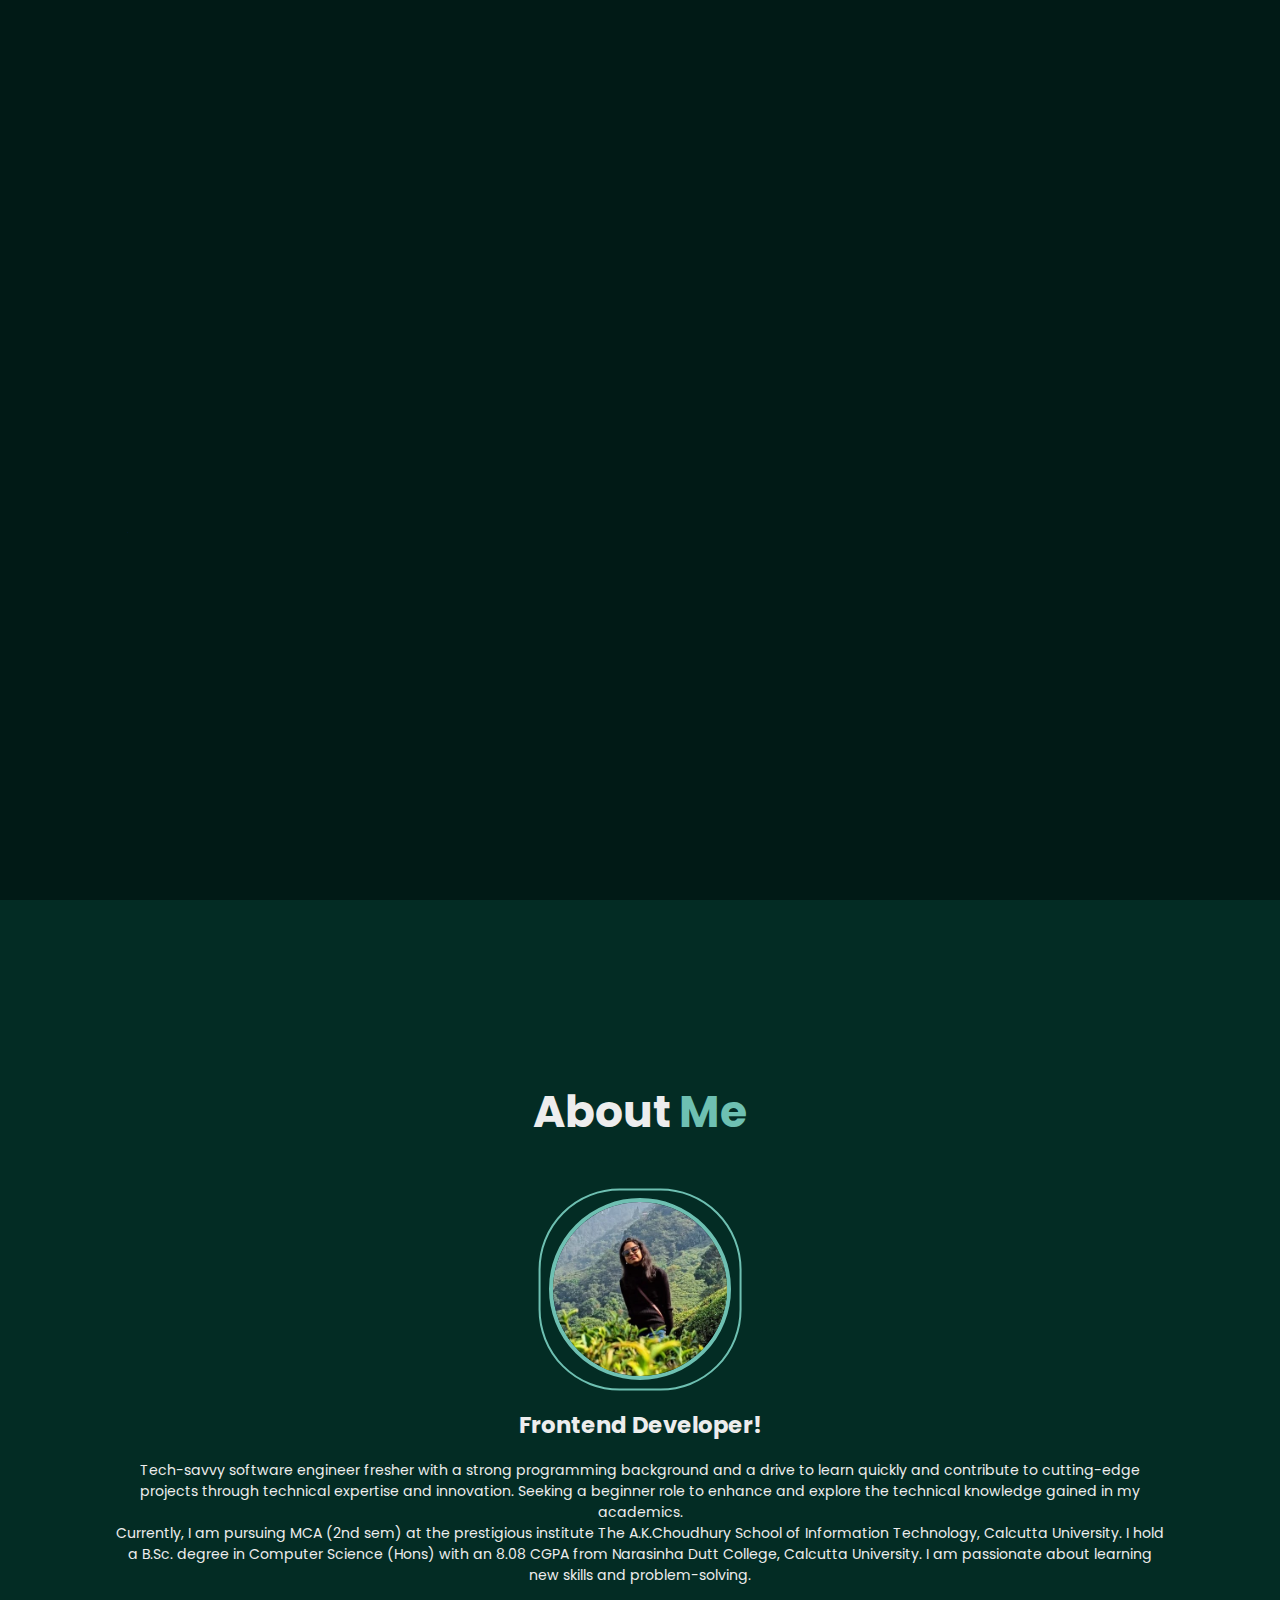
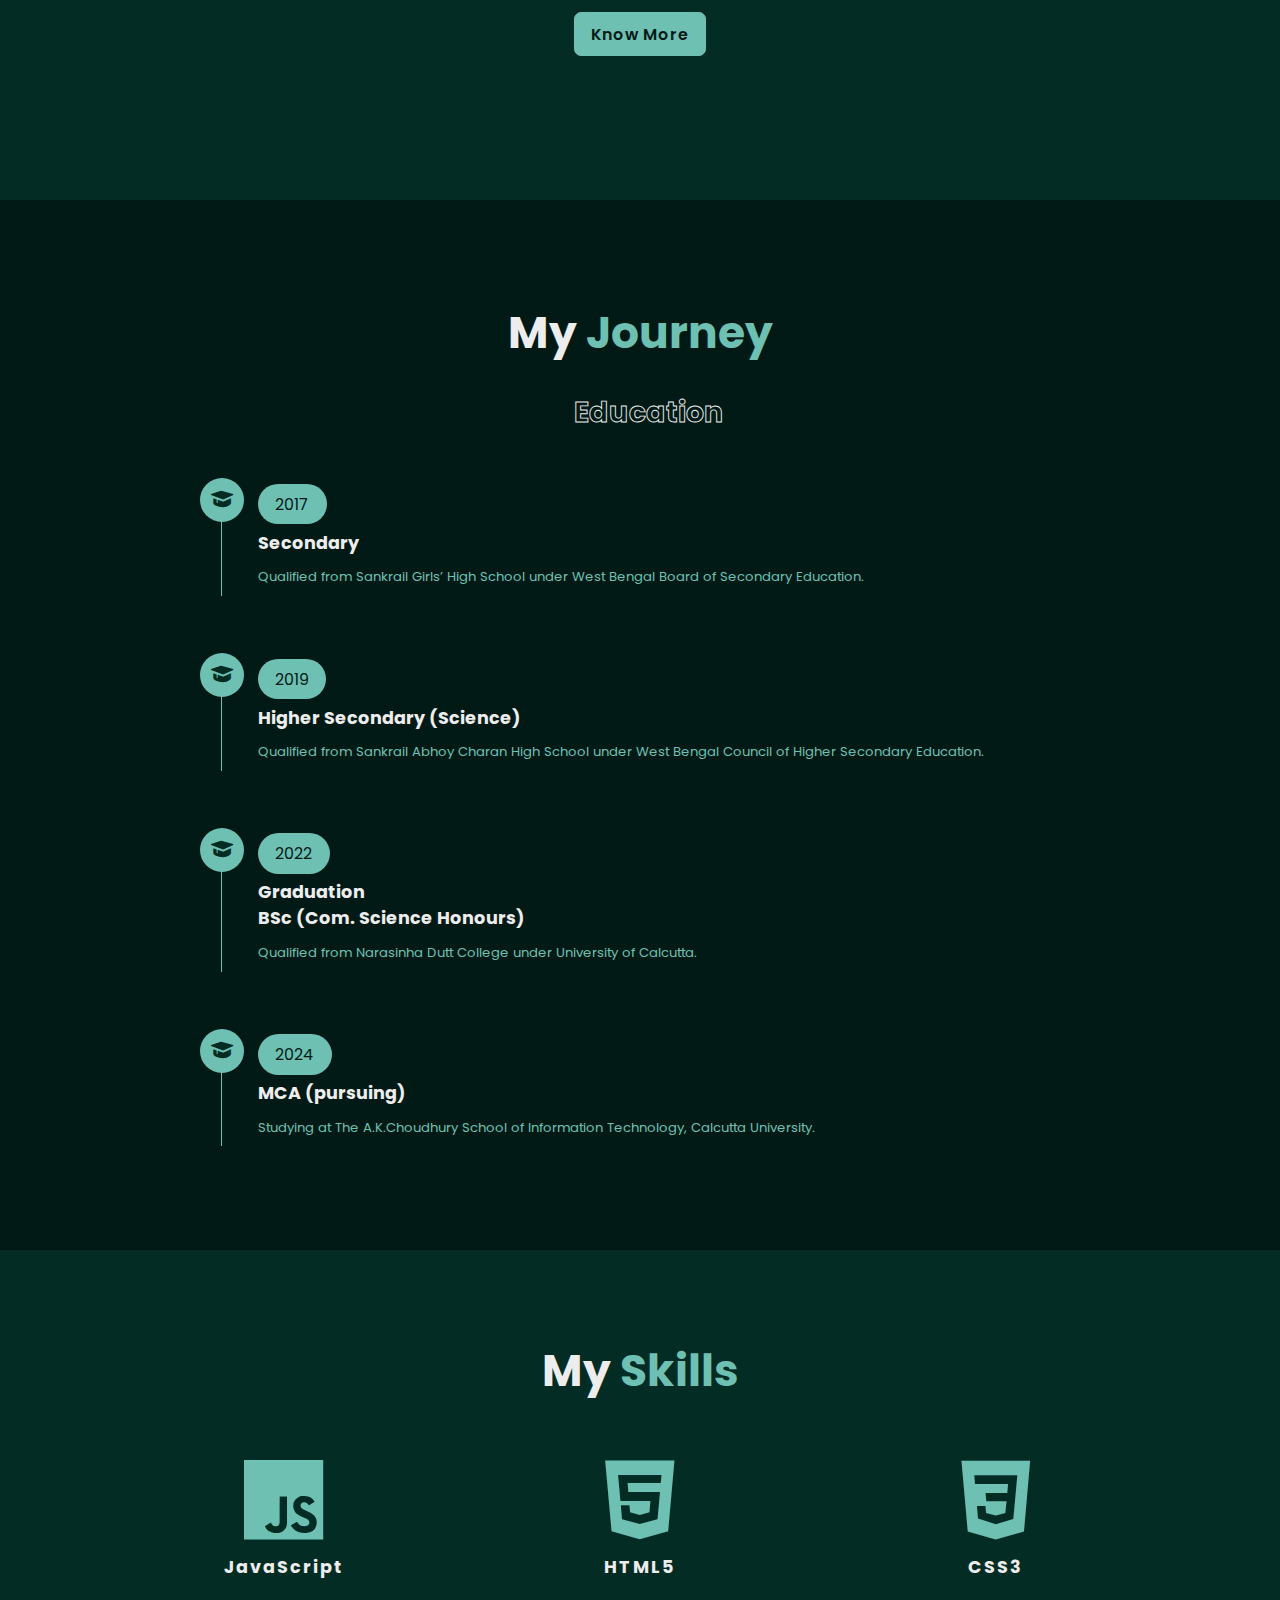
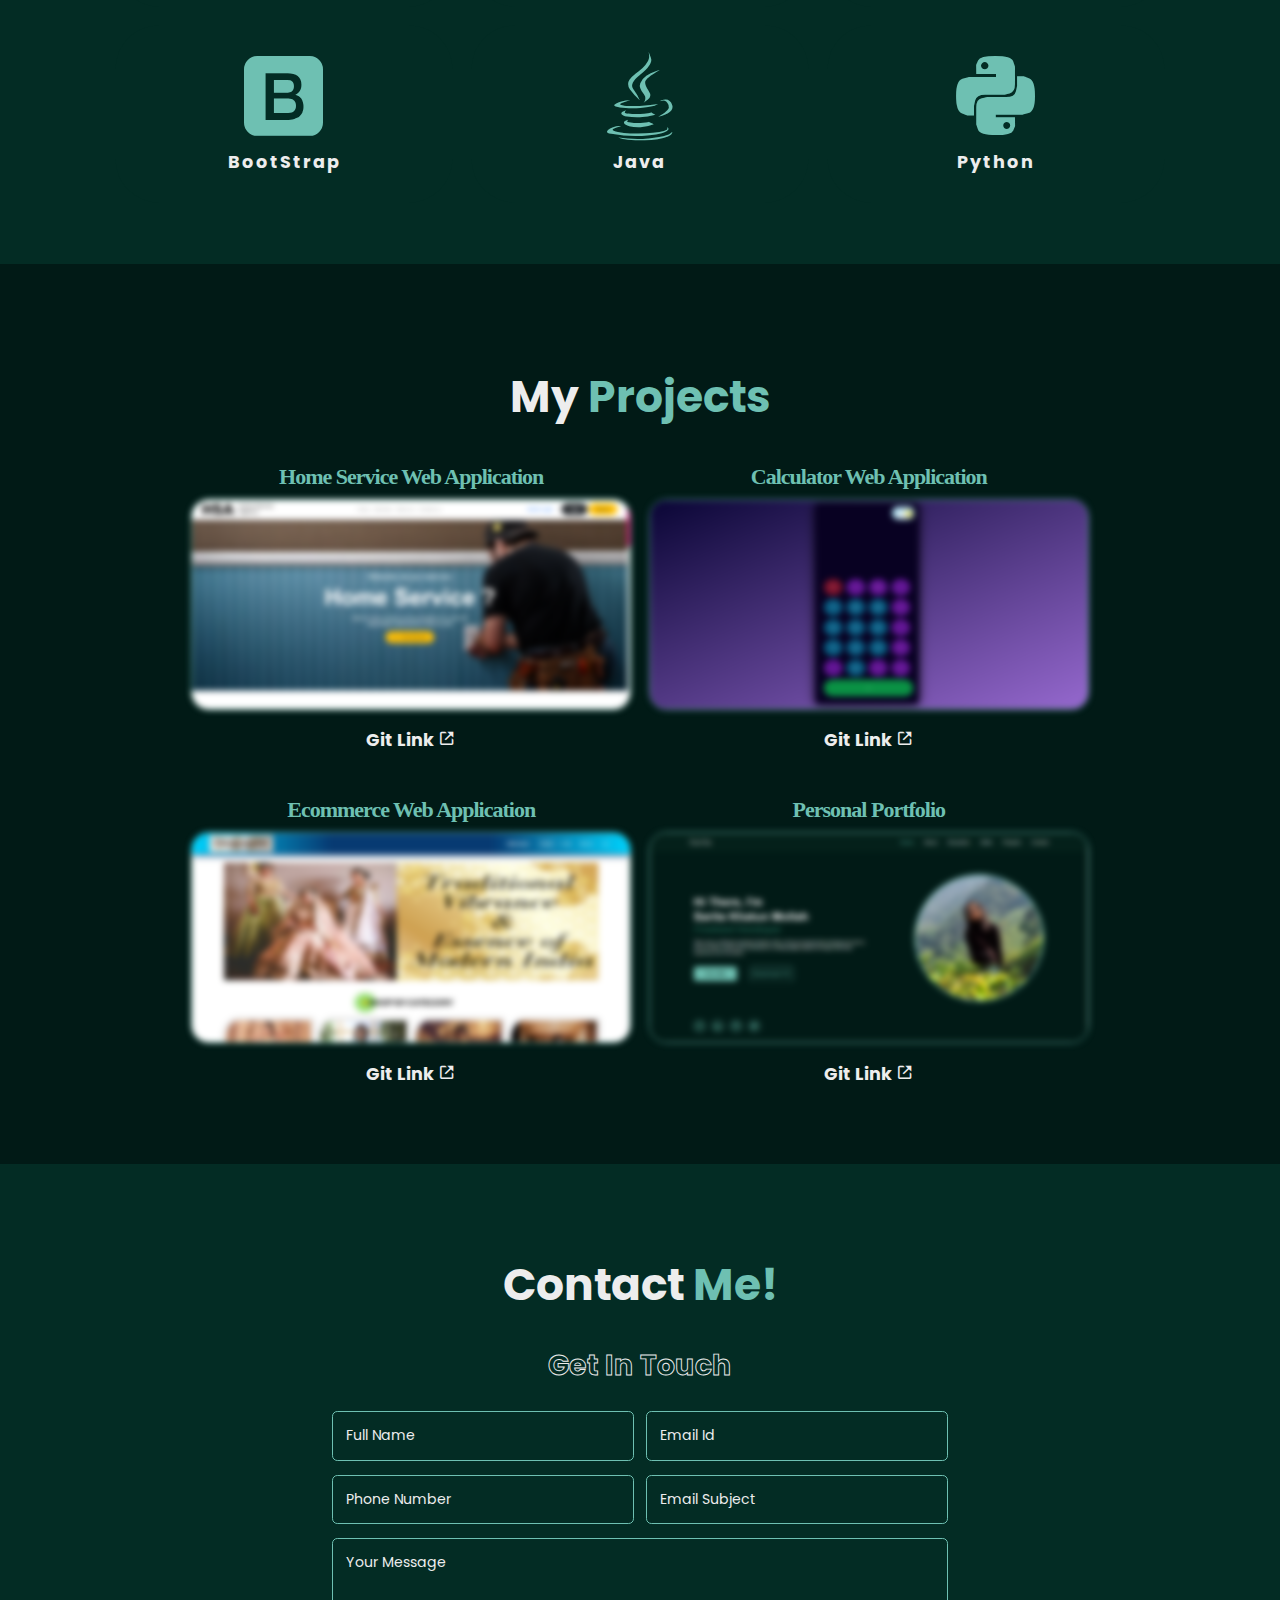
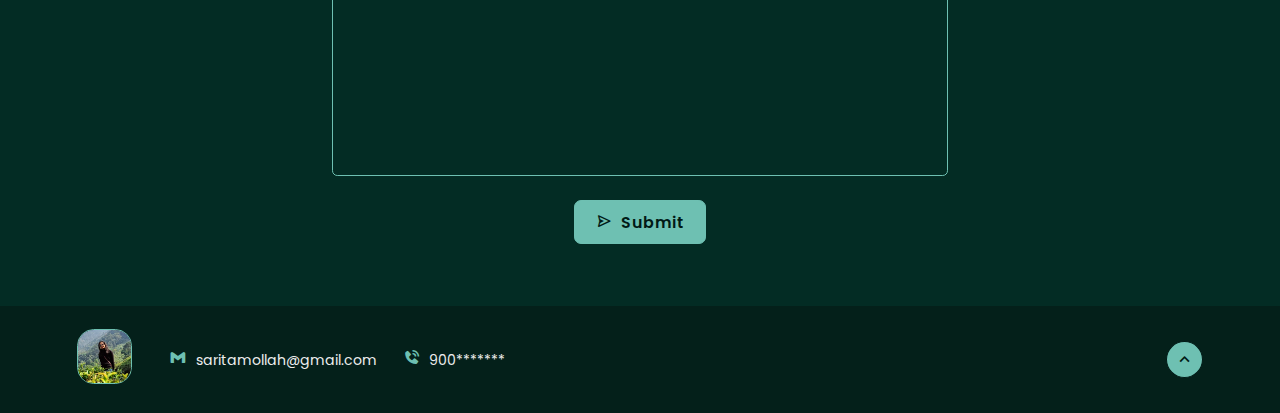
<file: index.html>
<!DOCTYPE html>
<html lang="en">
  <head>
    <meta charset="UTF-8" />
    <meta http-equiv="X-UA-Compatible" content="IE=edge" />
    <meta name="viewport" content="width=device-width, initial-scale=1.0" />

    <title>Portfolio</title>

    <link rel="stylesheet" href="portfolio.css" />

    <link rel="icon" href="portfolioLogo.jpg" type="image/icon" />
    <!--  box icons -->

    <link
      href="https://unpkg.com/boxicons@2.1.4/css/boxicons.min.css"
      rel="stylesheet"
    />
  </head>

  <body>
    <!-------------------------------------------------------------------------------------------------------------
    
    -------------------------------------------------------------------------------------------------------------->

    <!--  Header Design  -->
    <header class="header">
      <a href="#" class="logo"
        >Sarita <span class="animate" style="--i: 1"></span>
      </a>

      <div class="bx bx-menu" id="menu-icon">
        <span class="animate" style="--i: 2"></span>
      </div>

      <nav class="navbar">
        <a href="#home" class="active" id="">Home</a>
        <a href="#about" id="">About</a>
        <a href="#education" id="">Education</a>
        <a href="#skills" id="">Skills</a>
        <a href="#projects" id="">Projects</a>
        <a href="#contact" id="">Contact</a>

        <span class="active-nav"> </span>
        <span class="animate" style="--i: 2"></span>
      </nav>
    </header>

    <!--  Home Section Design   -->
    <section class="home show-animate" id="home">
      <div class="home-content">
        <h1>
          Hi There, I'm <br />
          <span>Sarita Khatun Mollah</span>
          <span class="animate" style="--i: 2"></span>
        </h1>
        <div class="text-animate">
          <h3>Frontend Developer</h3>
          <span class="animate" style="--i: 3"></span>
        </div>
        <p>
          Tech-savvy software engineer fresher with a strong programming
          background and a drive to learn quickly and contribute to cutting-edge
          projects through technical expertise and innovation.
          <span class="animate" style="--i: 5"></span>
        </p>

        <div class="btn-box">
          <a href="#contact" class="btn"
            ><i class="bx bx-user"></i>Let's Talk
          </a>
          <a
            href="SaritaKhatunMollah__Resume.pdf"
            download="Resume"
            class="btn"
          >
            <i class="bx bx-download"></i>
            Resume
          </a>
          <span class="animate" style="--i: 6"></span>
        </div>
      </div>

      <div class="home-img-profile">
        <img class="home-img" src="portfolioPic.jpeg" />
        <div class="home-imgHover"></div>
        <span class="animate h-img" style="--i: 4"></span>
      </div>

      <div class="home-sci">
        <a href="https://www.instagram.com/s.k.mollah/" id=""
          ><i class="bx bxl-instagram"></i
        ></a>
        <a href="https://www.linkedin.com/in/sarita-mollah-16-01/" id=""
          ><i class="bx bxl-linkedin"></i
        ></a>
        <a href="https://github.com/Sarita-16" id=""
          ><i class="bx bxl-github"></i
        ></a>
        <a href="https://twitter.com/MollahSarita" id=""
          ><i class="bx bxl-twitter"></i
        ></a>
        <span class="animate" style="--i: 7"></span>
      </div>
    </section>

    <!--  About Section Design   -->
    <section class="about" id="about">
      <h2 class="heading">About <span>Me</span></h2>

      <div class="about-img">
        <img src="portfolioPic.jpeg" alt="" />
        <span class="circle-spin"></span>
      </div>

      <div class="about-content">
        <h3>Frontend Developer!</h3>
        <p>
          Tech-savvy software engineer fresher with a strong programming
          background and a drive to learn quickly and contribute to cutting-edge
          projects through technical expertise and innovation. Seeking a
          beginner role to enhance and explore the technical knowledge gained in
          my academics. <br />Currently, I am pursuing MCA (2nd sem) at the
          prestigious institute The A.K.Choudhury School of Information
          Technology, Calcutta University. I hold a B.Sc. degree in Computer
          Science (Hons) with an 8.08 CGPA from Narasinha Dutt College, Calcutta
          University. I am passionate about learning new skills and
          problem-solving.
        </p>

        <div class="btn-box btns">
          <a href="#about" class="btn">Know More</a>
        </div>
      </div>
    </section>

    <!--  Education Section Design   -->
    <section class="education" id="education">
      <h2 class="heading">My <span>Journey</span></h2>

      <h3 class="title">Education</h3>

      <div class="edu-box-container">
        <div class="box">
          <i class="bx bxs-graduation"></i>
          <span>2017</span>
          <h3>Secondary</h3>
          <p>
            Qualified from Sankrail Girls’ High School under West Bengal Board
            of Secondary Education.
          </p>
        </div>

        <div class="box">
          <i class="bx bxs-graduation"></i>
          <span>2019</span>
          <h3>Higher Secondary (Science)</h3>
          <p>
            Qualified from Sankrail Abhoy Charan High School under West Bengal
            Council of Higher Secondary Education.
          </p>
        </div>

        <div class="box">
          <i class="bx bxs-graduation"></i>
          <span>2022</span>
          <h3>Graduation<br />BSc (Com. Science Honours)</h3>
          <p>
            Qualified from Narasinha Dutt College under University of Calcutta.
          </p>
        </div>

        <div class="box">
          <i class="bx bxs-graduation"></i>
          <span>2024</span>
          <h3>MCA (pursuing)</h3>
          <p>
            Studying at The A.K.Choudhury School of Information Technology,
            Calcutta University.
          </p>
        </div>
      </div>
    </section>

    <!--  Skills Section Design   -->
    <section class="skills" id="skills">
      <h2 class="heading">My <span>Skills</span></h2>

      <div class="skills-container">
        <div class="skills-box">
          <i class="bx bxl-javascript"></i>
          <h3>JavaScript</h3>
        </div>

        <div class="skills-box">
          <i class="bx bxl-html5"></i>
          <h3>HTML5</h3>
        </div>

        <div class="skills-box">
          <i class="bx bxl-css3"></i>
          <h3>CSS3</h3>
        </div>

        <div class="skills-box">
          <i class="bx bxl-bootstrap"></i>
          <h3>BootStrap</h3>
        </div>

        <div class="skills-box">
          <i class="bx bxl-java"></i>
          <h3>Java</h3>
        </div>

        <div class="skills-box">
          <i class="bx bxl-python"></i>
          <h3>Python</h3>
        </div>
      </div>
    </section>

    <!--  Projects Section Design -->
    <section class="projects" id="projects">
      <h2 class="heading">My <span>Projects</span></h2>

      <div class="container-projects">
        <div class="box-project">
          <h2>Home Service Web Application</h2>
          <div class="project-img">
            <figure><img src="project_1.png" /></figure>
          </div>
          <a href="https://github.com/akshayxemo/HomeServiceAgency"
            ><h3>Git Link <i class="bx bx-link-external"></i></h3
          ></a>
        </div>

        <div class="box-project">
          <h2>Calculator Web Application</h2>
          <div class="project-img">
            <figure><img src="project_2.png" /></figure>
          </div>
          <a href="https://github.com/Sarita-16/Calculator-WebApp"
            ><h3>Git Link <i class="bx bx-link-external"></i></h3
          ></a>
        </div>

        <div class="box-project">
          <h2>Ecommerce Web Application</h2>
          <div class="project-img">
            <figure><img src="project_3.png" /></figure>
          </div>
          <a href="https://github.com/Sarita-16/Ecommerce-_Web-_Application"
            ><h3>Git Link <i class="bx bx-link-external"></i></h3
          ></a>
        </div>

        <div class="box-project">
          <h2>Personal Portfolio</h2>
          <div class="project-img">
            <figure><img src="project_4.png" /></figure>
          </div>
          <a href="https://github.com/Sarita-16/CodeClause_Portfolio_Website"
            ><h3>Git Link <i class="bx bx-link-external"></i></h3
          ></a>
        </div>
      </div>
    </section>

    <!--  Contact Section Design -->
    <section class="contact" id="contact">
      <h2 class="heading">Contact <span>Me!</span></h2>
      <h3 class="title">Get In Touch</h3>

      <form action="#" id="">
        <div class="input-box">
          <div class="input-field">
            <input type="text" placeholder="Full Name" required />
          </div>
          <div class="input-field">
            <input type="text" placeholder="Email Id" required />
          </div>
        </div>

        <div class="input-box">
          <div class="input-field">
            <input type="number" placeholder="Phone Number" required />
          </div>
          <div class="input-field">
            <input type="text" placeholder="Email Subject" required />
          </div>
        </div>

        <div class="textarea-field">
          <textarea
            name=""
            id=""
            cols="30"
            rows="10"
            placeholder="Your Message"
            required
          ></textarea>
        </div>

        <div class="btn-box btns">
          <a href="#">
            <button type="submit" class="btn" onclick="openPopup()">
              <i class="bx bx-send"></i>
              Submit
            </button>
          </a>
        </div>

        <!------------------------------------------------------------------------------------------------------------------------------------
        <div class="popup" id="popup">
          <i class="bx bxs-message-square-check"></i>
          <h2>Thank You!</h2>
          <p>Your details has been sucessfully submitted.</p>
          <button type="button" onclick="closePopup()">OK</button>
        </div>
        ---------------------------------------------------------------------------------------------------------------->
      </form>
    </section>

    <!--  Footer Design -->
    <footer class="footer">
      <div class="footer-text">
        <a href="#" class="">
          <i class="bx bxl-gmail"></i> saritamollah@gmail.com
          <i class="bx bxs-phone-call"></i> 900*******
        </a>
      </div>

      <div class="footer-img">
        <img src="portfolioPic.jpeg" alt="" />
      </div>

      <div class="footer-iconTop">
        <a href="#"><i class="bx bx-chevron-up"></i></a>
      </div>
    </footer>

    <!-------------------------------------------------------------------------------------------------------------
    Js Part
    -------------------------------------------------------------------------------------------------------------->
    <script src="portfolio.js"></script>
  </body>
</html>
</file>
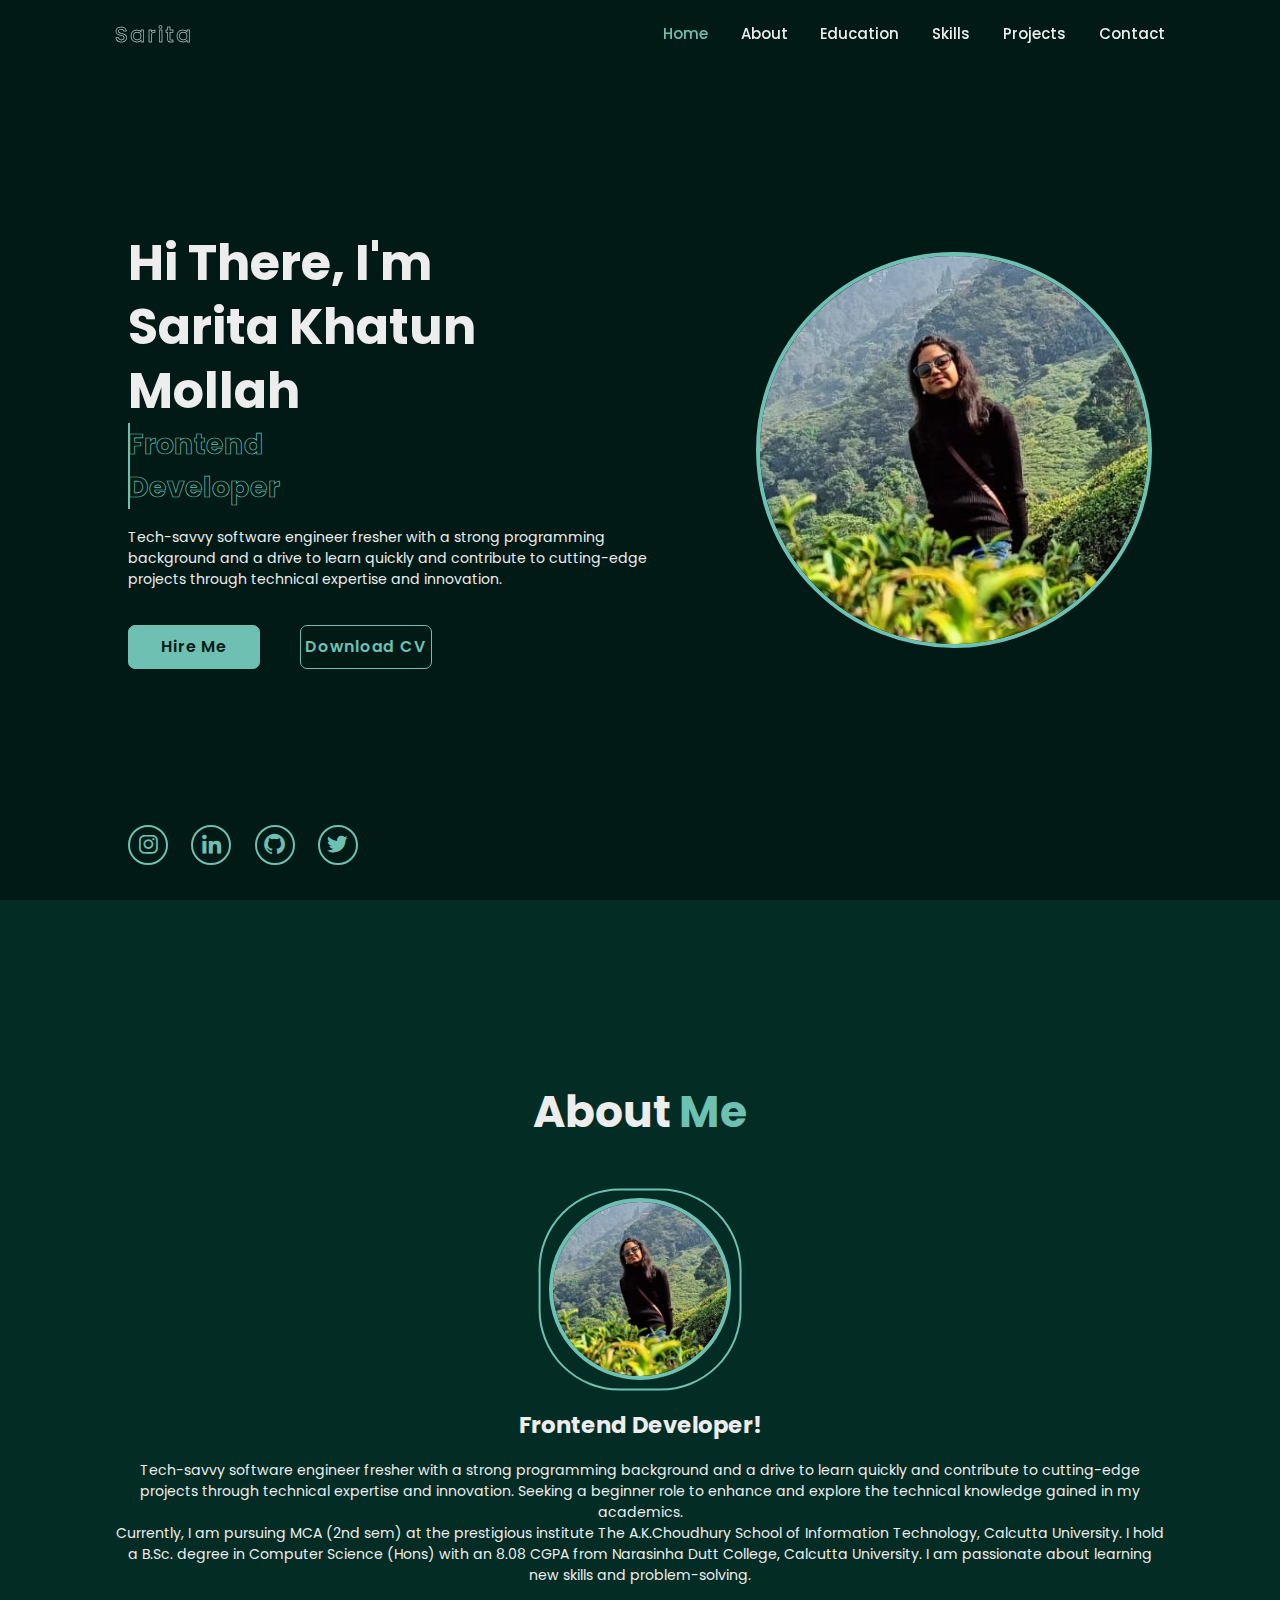
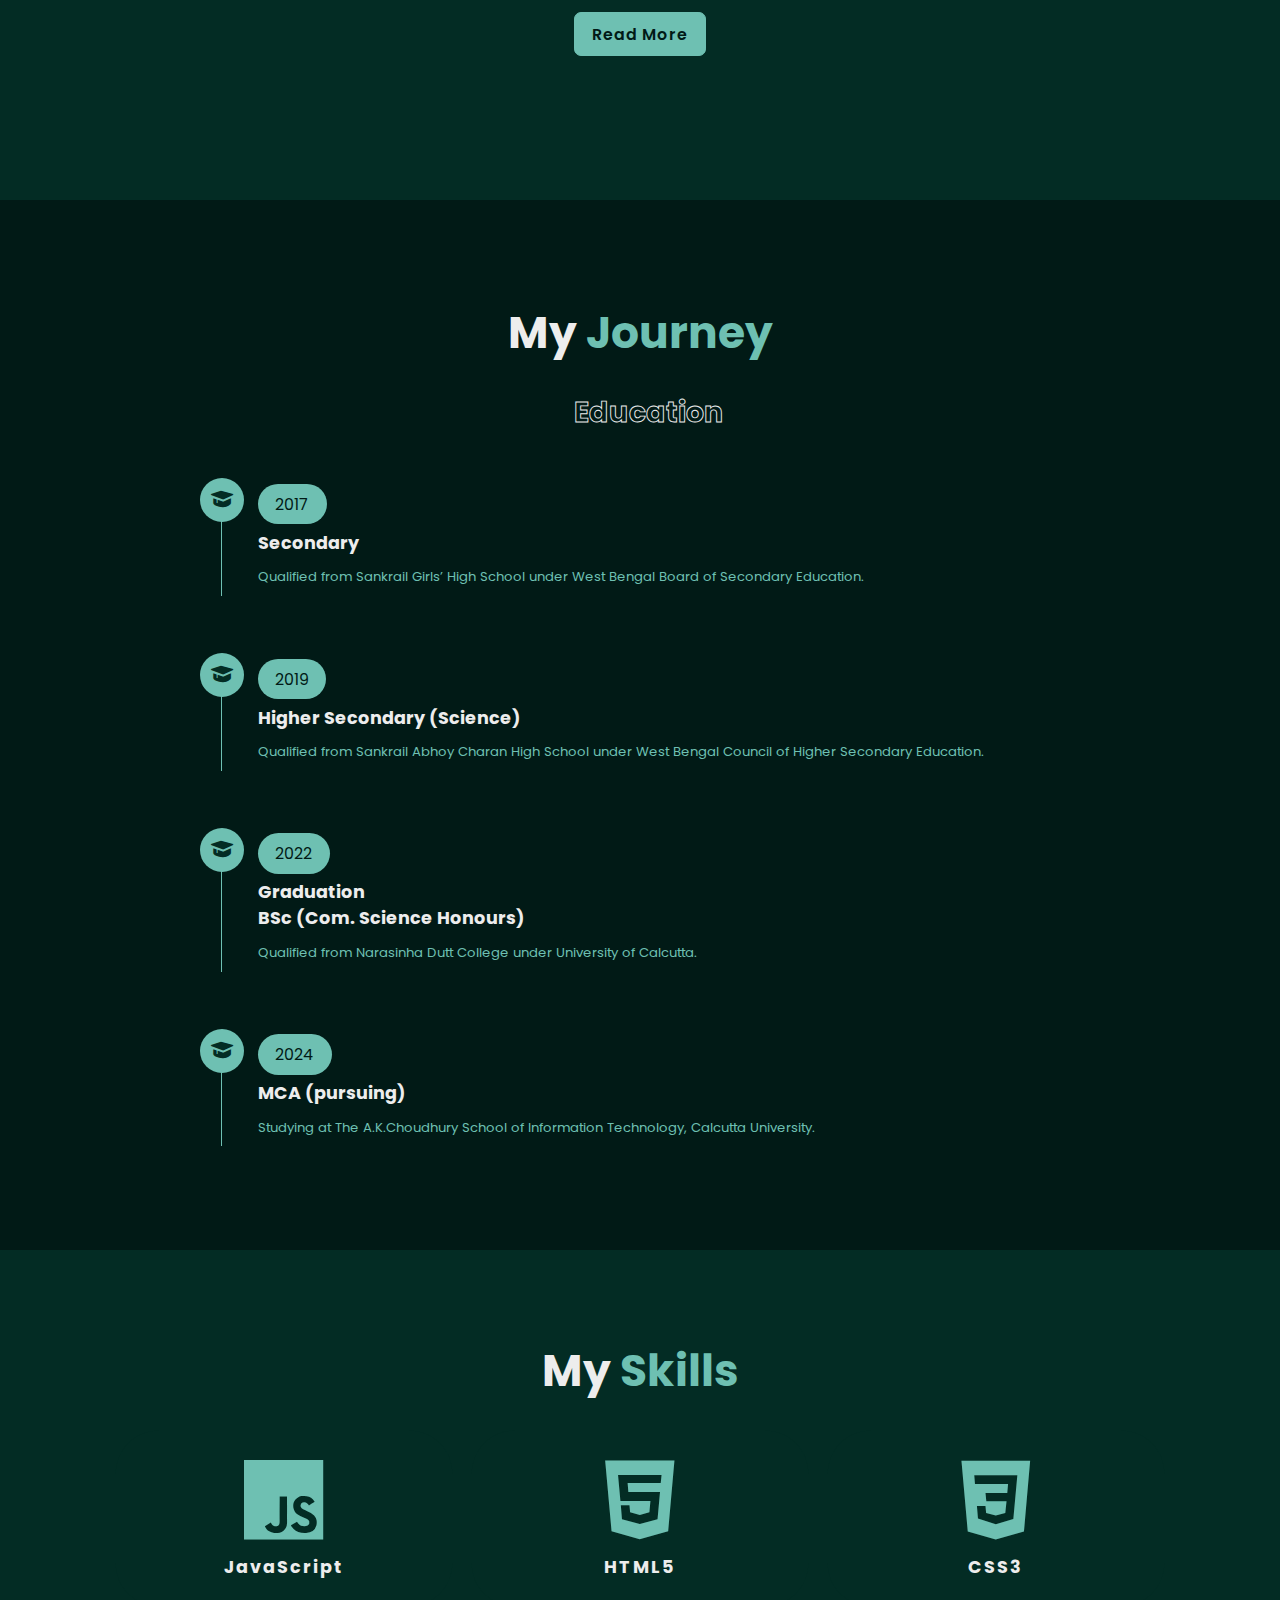
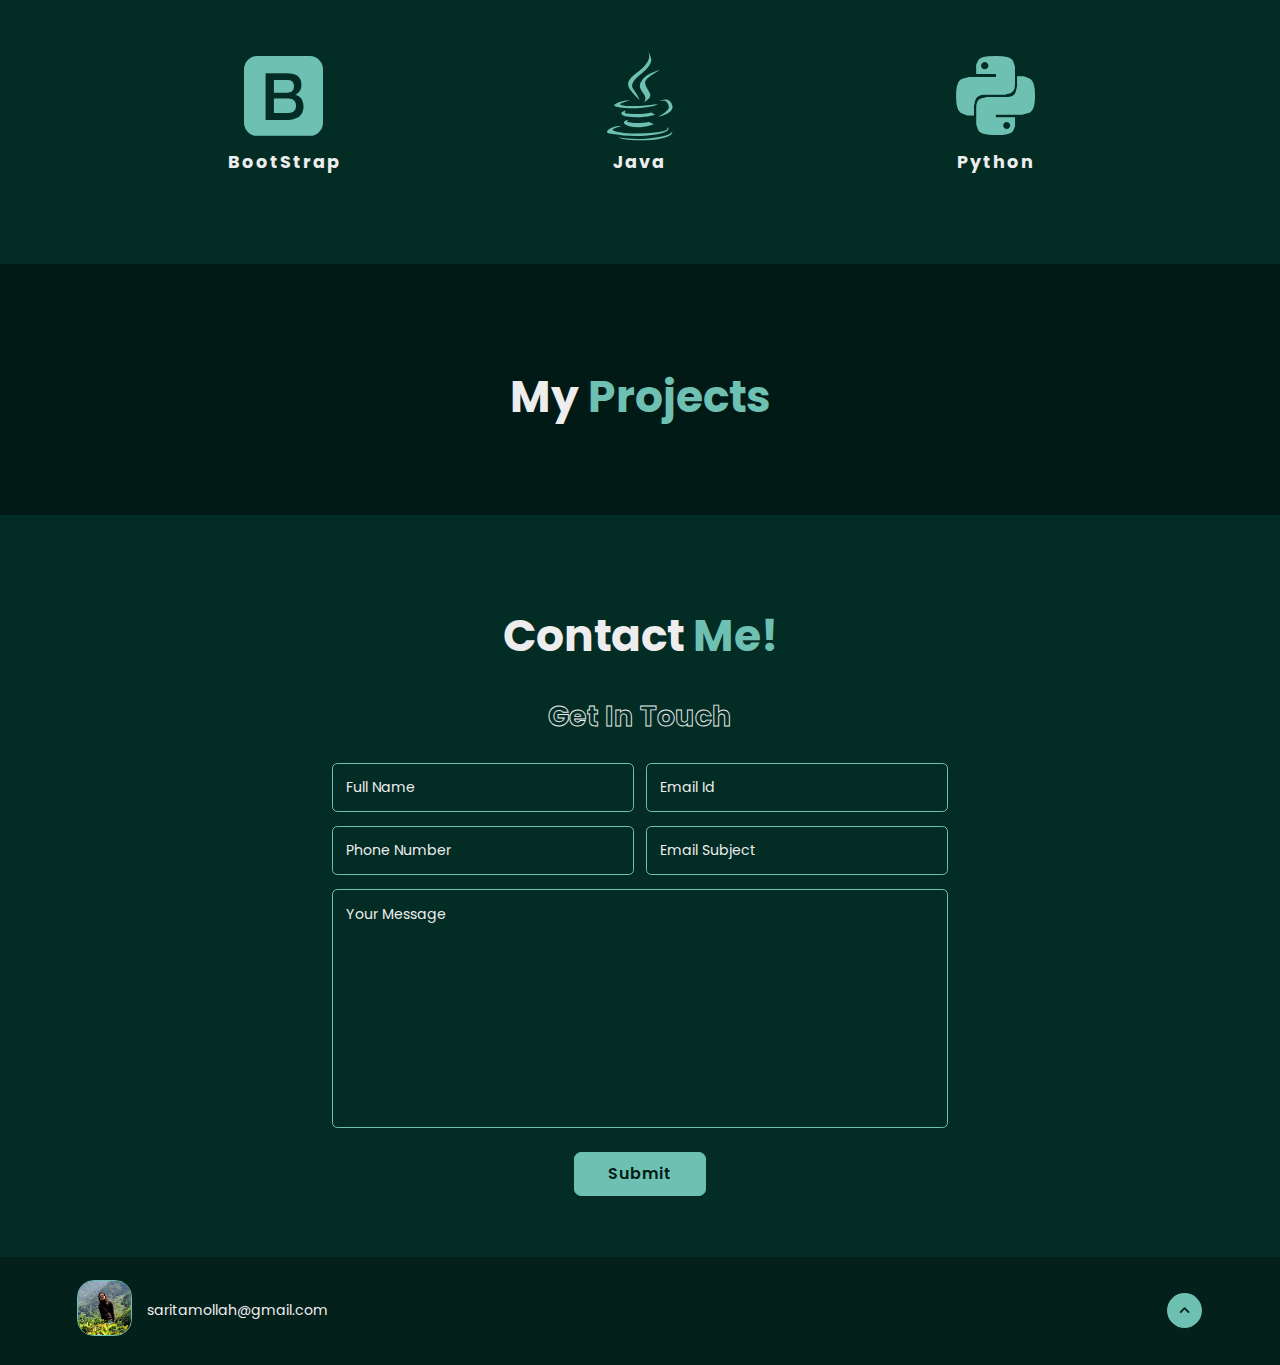
<file: portfolio.html>
<!DOCTYPE html>
<html lang="en">
  <head>
    <meta charset="UTF-8" />
    <meta http-equiv="X-UA-Compatible" content="IE=edge" />
    <meta name="viewport" content="width=device-width, initial-scale=1.0" />

    <title>Portfolio</title>

    <link rel="stylesheet" href="portfolio.css" />

    <!--  box icons -->
    <link
      href="https://unpkg.com/boxicons@2.1.4/css/boxicons.min.css"
      rel="stylesheet"
    />
  </head>

  <body>
    <!--  Header Design  -->
    <header class="header">
      <a href="#" class="logo">Sarita</a>

      <div class="bx bx-menu" id="menu-icon"></div>

      <nav class="navbar">
        <a href="#home" class="active" id="">Home</a>
        <a href="#about" id="">About</a>
        <a href="#education" id="">Education</a>
        <a href="#skills" id="">Skills</a>
        <a href="#projects" id="">Projects</a>
        <a href="#contact" id="">Contact</a>
      </nav>
    </header>

    <!--  Home Section Design   -->
    <section class="home" id="home">
      <div class="home-content">
        <h1>
          Hi There, I'm <br />
          <span>Sarita Khatun Mollah</span>
        </h1>
        <div class="text-animate">
          <h3>Frontend Developer</h3>
        </div>
        <p>
          Tech-savvy software engineer fresher with a strong programming
          background and a drive to learn quickly and contribute to cutting-edge
          projects through technical expertise and innovation.
        </p>

        <div class="btn-box">
          <a href="#" class="btn">Hire Me</a>
          <a href="#" class="btn">Download CV</a>
        </div>
      </div>

      <div class="home-img-profile">
        <img class="home-img" src="\portfolioPic.jpeg" />
        <div class="home-imgHover"></div>
      </div>

      <div class="home-sci">
        <a href="#" id=""><i class="bx bxl-instagram"></i></a>
        <a href="#" id=""><i class="bx bxl-linkedin"></i></a>
        <a href="#" id=""><i class="bx bxl-github"></i></a>
        <a href="" id=""><i class="bx bxl-twitter"></i></a>
      </div>
    </section>

    <!--  About Section Design   -->
    <section class="about" id="about">
      <h2 class="heading">About <span>Me</span></h2>

      <div class="about-img">
        <img src="portfolioPic.jpeg" alt="" />
        <span class="circle-spin"></span>
      </div>

      <div class="about-content">
        <h3>Frontend Developer!</h3>
        <p>
          Tech-savvy software engineer fresher with a strong programming
          background and a drive to learn quickly and contribute to cutting-edge
          projects through technical expertise and innovation. Seeking a
          beginner role to enhance and explore the technical knowledge gained in
          my academics. <br />Currently, I am pursuing MCA (2nd sem) at the
          prestigious institute The A.K.Choudhury School of Information
          Technology, Calcutta University. I hold a B.Sc. degree in Computer
          Science (Hons) with an 8.08 CGPA from Narasinha Dutt College, Calcutta
          University. I am passionate about learning new skills and
          problem-solving.
        </p>

        <div class="btn-box btns">
          <a href="#" class="btn">Read More</a>
        </div>
      </div>
    </section>

    <!--  Education Section Design   -->
    <setion class="education" id="education">
      <h2 class="heading">My <span>Journey</span></h2>
      <h3 class="title">Education</h3>

      <div class="edu-box-container">
        <div class="box">
          <i class="bx bxs-graduation"></i>
          <span>2017</span>
          <h3>Secondary</h3>
          <p>
            Qualified from Sankrail Girls’ High School under West Bengal Board
            of Secondary Education.
          </p>
        </div>

        <div class="box">
          <i class="bx bxs-graduation"></i>
          <span>2019</span>
          <h3>Higher Secondary (Science)</h3>
          <p>
            Qualified from Sankrail Abhoy Charan High School under West Bengal
            Council of Higher Secondary Education.
          </p>
        </div>

        <div class="box">
          <i class="bx bxs-graduation"></i>
          <span>2022</span>
          <h3>Graduation<br />BSc (Com. Science Honours)</h3>
          <p>
            Qualified from Narasinha Dutt College under University of Calcutta.
          </p>
        </div>

        <div class="box">
          <i class="bx bxs-graduation"></i>
          <span>2024</span>
          <h3>MCA (pursuing)</h3>
          <p>
            Studying at The A.K.Choudhury School of Information Technology,
            Calcutta University.
          </p>
        </div>
      </div>
    </setion>

    <!--  Skills Section Design   -->
    <section class="skills" id="skills">
      <h2 class="heading">My <span>Skills</span></h2>

      <div class="skills-container">
        <div class="skills-box">
          <i class="bx bxl-javascript"></i>
          <h3>JavaScript</h3>
        </div>

        <div class="skills-box">
          <i class="bx bxl-html5"></i>
          <h3>HTML5</h3>
        </div>

        <div class="skills-box">
          <i class="bx bxl-css3"></i>
          <h3>CSS3</h3>
        </div>

        <div class="skills-box">
          <i class="bx bxl-bootstrap"></i>
          <h3>BootStrap</h3>
        </div>

        <div class="skills-box">
          <i class="bx bxl-java"></i>
          <h3>Java</h3>
        </div>

        <div class="skills-box">
          <i class="bx bxl-python"></i>
          <h3>Python</h3>
        </div>
      </div>
    </section>

    <!--  Projects Section Design -->
    <section class="projects" id="projects">
      <h2 class="heading">My <span>Projects</span></h2>

      <!--<div class="container-projects">
        <div class="box-project">
          <h3>Home Service Web Application</h3>
          <img src="project_1.png" />
          <h2>View Demo <i class="bx bx-link-external"></i></h2>
        </div>

        <div class="box-project">
          <h3>Calculator Web Application</h3>
          <img src="project_2.png" />
          <h2>View Demo <i class="bx bx-link-external"></i></h2>
        </div>

        <div class="box-project">
          <h3>Ecommerce Web Application</h3>
          <img src="project_3.png" />
          <h2>View Demo <i class="bx bx-link-external"></i></h2>
        </div>

        <div class="box-project">
          <h3>Personal Portfolio</h3>
          <img src="project_4.png" />
          <h2>View Demo <i class="bx bx-link-external"></i></h2>
        </div>
      </div>
      -->
    </section>

    <!--  Contact Section Design -->
    <section class="contact" id="contact">
      <h2 class="heading">Contact <span>Me!</span></h2>
      <h3 class="title">Get In Touch</h3>

      <form action="#" id="">
        <div class="input-box">
          <div class="input-field">
            <input type="text" placeholder="Full Name" required />
            <span class="focus"></span>
          </div>
          <div class="input-field">
            <input type="text" placeholder="Email Id" required />
            <span class="focus"></span>
          </div>
        </div>

        <div class="input-box">
          <div class="input-field">
            <input type="number" placeholder="Phone Number" required />
            <span class="focus"></span>
          </div>
          <div class="input-field">
            <input type="text" placeholder="Email Subject" required />
            <span class="focus"></span>
          </div>
        </div>

        <div class="textarea-field">
          <textarea
            name=""
            id=""
            cols="30"
            rows="10"
            placeholder="Your Message"
            required
          ></textarea>
          <span class="focus"></span>
        </div>

        <div class="btn-box btns">
          <button type="submit" class="btn">Submit</button>
        </div>
      </form>
    </section>

    <!--  Footer Design -->
    <footer class="footer">
      <div class="footer-text">
        <a href="#" class="">saritamollah@gmail.com</a>
      </div>

      <div class="footer-img">
        <img src="portfolioPic.jpeg" alt="" />
      </div>

      <div class="footer-iconTop">
        <a href="#"><i class="bx bx-chevron-up"></i></a>
      </div>
    </footer>

    <script src="portfolio.js"></script>
  </body>
</html>
</file>
<file: portfolio.css>
@import url('https://fonts.googleapis.com/css2?family=Poppins:wght@300;400;500;600;700;800;900&display=swap');

* {
    margin: 0;
    padding: 0;
    box-sizing: border-box;
    text-decoration: none;
    border: none;
    outline: none;
    scroll-behavior: smooth;
    font-family: 'Poppins', sans-serif;
}

:root {
    --bg-color: rgb(1, 26, 22);
    --second-bg-color: rgb(3, 44, 36);
    --text-color: #ededed;
    --main-color: rgb(110, 192, 178);
    --header-footer-color: rgb(4, 32, 26);
}

html {
    font-size: 62.5%;
    overflow-x: hidden;
}

body {
    background: var(--bg-color);
    color: var(--text-color);
}


/*----------------------------
Header Design
------------------------------*/
.header {
    position: fixed;
    top: 0;
    left: 0;
    width: 100%;
    padding: 2rem 9%; 
    display: flex;
    justify-content: space-between;
    align-items: center;
    z-index: 100;
    transition: .3s;
}

.header.sticky {
    background: var(--header-footer-color);
}

.logo {
    position: relative;
    font-size: 2.5rem;
    font-weight: 500;
    color: transparent;
    -webkit-text-stroke: .5px var(--text-color);
    letter-spacing: 2px; 
    transition: .5s;
}

.navbar {
    position: relative;
}

.logo:hover {
    color: var(--main-color);
}

.navbar a{
    font-size: 1.7rem;
    color: var(--text-color);
    text-decoration: none;
    font-weight: 500;
    margin-left: 3.5rem;
    transition: .3s;
}

.navbar a:hover,
.navbar a.active {
    color: var(--main-color);
}

#menu-icon {
    position: relative;
    font-size: 3.6rem;
    color: var(--text-color);
    cursor: pointer;
    display: none;
}


/*-----------------------------------
Home Section Design 
-------------------------------------*/
section {
    min-height: 100vh;
    padding: 10rem 9% 2rem;
}

.home {
    display: flex;
    align-items: center;
    padding: 0 10%;
}

.home-content {
    max-width: 60rem;
    z-index: 99;
}

.home-content h1 {
    position: relative;
    display: inline-block;
    font-size: 5.6rem;
    font-weight: 700;
    line-height: 1.3;
}

.home-content h1 span {
    color: var(--text-color);
}

.home-content .text-animate {
    position: relative;
    width: 32.8rem;
}

.home-content .text-animate h3 {
    font-size: 3.2rem;
    font-weight: 700;
    color: transparent;
    -webkit-text-stroke: .7px var(--main-color);
    background-image: linear-gradient(var(--main-color), var(--main-color));
    background-repeat: no-repeat;
    -webkit-background-clip: text;
    background-position: -33rem 0;
    animation: homeBgText 6s linear infinite;
    animation-delay: 2s;
}

.home-content .text-animate h3::before {
    content: '';
    position: absolute;
    top: 0;
    left: 0;
    width: 0;
    height: 100%;
    border-right: 2px solid var(--main-color);
    z-index: -1;
    animation: homeCursorText 6s linear infinite;
    animation-delay: 2s;
}

.home-content p {
    position: relative;
    font-size: 1.6rem;
    margin: 2rem 0 4rem;
}

.btn-box {
    position: relative;
    display: flex;
    justify-content: space-between;
    width: 34.5rem;
    height: 5rem;
}

.btn-box .btn {
    position: relative;
    display: inline-flex;
    justify-content: center;
    align-items: center;
    width: 15rem;
    height: 100%;
    background: var(--main-color);
    border: .2rem solid var(--main-color);
    border-radius: .8rem;
    font-size: 1.8rem;
    font-weight: 600;
    letter-spacing: .1rem;
    color: var(--bg-color);
    z-index: 1;
    overflow: hidden;
    transition: .5s;
}

.btn-box .btn:hover {
    color: var(--main-color);
}

.btn-box .btn:nth-child(2) {
    background: transparent;
    color: var(--main-color);
}

.btn-box .btn:nth-child(2):hover {
    color: var(--bg-color);
}

.btn-box .btn:nth-child(2)::before {
    background: var(--main-color);
}

.btn-box .btn::before {
    content: '';
    position: absolute;
    top: 0;
    left: 0;
    width: 0;
    height: 100%;
    background: var(--bg-color);
    z-index: -1;
    transition: .5s;
}

.btn-box .btn:hover::before {
    width: 100%;
}

.btn-box i {
    padding-right: 1rem;
}

.home-img-profile {
  margin-left: auto;
  position: relative;
  height: 45rem;
  width: 45rem;
  display: flex;
  justify-content: center;
  align-items: center;
}

.home-img {
    width: 100%;
    border: .5rem solid var(--main-color);
    border-radius: 50%;   
}

.home-imgHover {
  position: absolute;
  top: 0;
  right: 0;
  width: 100%;
  height: 100%;
  background: transparent;
  transition: 3s;
}

.home-imgHover:hover {
  background: var(--bg-color);
  opacity: .5;
}


.home-sci {
    position: absolute;
    bottom: 4rem;
    width: 230px;
    display: flex;
    justify-content: space-between;
}

.home-sci a {
    position: relative;
    display: inline-flex;
    justify-content: center;
    align-items: center;
    width: 40px;
    height: 40px;
    background: transparent;
    border: .3rem solid var(--main-color);
    border-radius: 50%;
    font-size: 25px;
    color: var(--main-color);
    z-index: 1;
    overflow: hidden;
    transition: .5s;
}

.home-sci a:hover {
    color: var(--bg-color);
}


.home-sci a::before {
    content: '';
    position: absolute;
    top: 0;
    left: 0;
    width: 0;
    height: 100%;
    background: var(--main-color);
    z-index: -1;
    transition: .5s;
}

.home-sci a:hover::before {
    width: 100%;
}


/*------------------------------
About Section Design
------------------------------*/
.about {
  display: flex;
  justify-content: center;
  align-items: center;
  flex-direction: column;
  gap: 2rem;
  background: var(--second-bg-color);
  padding-bottom: 6rem;
}

.heading {
  font-size: 5rem;
  margin-bottom: 3rem;
  text-align: center;
}

.heading span {
    color: var(--main-color);
}

.about-img {
  position: relative;
  width: 23rem;
  height: 23rem;
  border-radius: 50%;
  display: flex;
  justify-content: center;
  align-items: center;
}

.about-img img {
  width: 90%;
  border-radius: 50%;
  border: .5rem solid var(--main-color);
}

.about-img .circle-spin {
  position: absolute;
  top: 60%;
  left: 60%;
  transform: translate(-60%, -60%) rotate(0);
  width: 100%;
  height: 100%;
  border-radius: 40%;
  border-top: .3rem solid var(--main-color);
  border-bottom: .3rem solid var(--main-color);
  border-left: .3rem solid var(--main-color);
  border-right: .3rem solid var(--main-color);
  animation: aboutSpinner 8s linear infinite;
}

.about-content {
    text-align: center;
}

.about-content h3 {
    font-size: 2.6rem;
}

.about-content p {
    font-size: 1.6rem;
    margin: 2rem 0 3rem;
}

.btn-box.btns {
    display: inline-block;
    width: 15rem;
}

.btn-box.btns a::before {
    background: var(--second-bg-color);
}


/*------------------------------
Education Section Design
------------------------------*/
.education {
    display: flex;
    justify-content: center;
    align-items: center;
    flex-direction: column;
    min-height: 100%;
    padding: 100px 63px 60px;
}

.education .title{
    
    font-size: 3.2rem;
    margin: 0 0 1.5rem 2rem;
    color: transparent;
    -webkit-text-stroke: .9px var(--text-color);
    text-align: center;
}

.education .title:hover {
    color: var(--text-color);
}

.edu-box-container {
    display: flex;
    align-items: center;
    justify-content: space-between;
    flex-wrap: wrap;
    padding: 1rem 0;
    padding-left: 3rem;
}

.edu-box-container .box {
    width: 27rem;
    margin: 4rem 15rem;
    padding-left: 4rem;
    border-left: .2rem solid var(--main-color);
    position: relative;
    width: 100%;
}

.edu-box-container .box::before {
    content: '';
    position: absolute;
    top: 0;
    left: 0;
    width: 0;
    height: 100%;
    background: var(--second-bg-color);
    z-index: -1;
    transition: .5s;
}

.edu-box-container .box:hover::before {
    width: 100%;
}

.edu-box-container .box i {
    position: absolute;
    top: -1.5rem;
    left: -2.5rem;
    height: 5rem;
    width: 5rem;
    border-radius: 50%;
    line-height: 5rem;
    text-align: center;
    font-size: 3rem;
    color: var(--second-bg-color);
    background: var(--main-color);

}

.edu-box-container .box span {
    font-size: 1.8rem;
    background: var(--main-color);
    color: var(--bg-color);
    border-radius: 5rem; 
    padding: 1rem 2rem;
}

.edu-box-container .box h3 {
    font-size: 2rem;
    padding-top: 1.5rem;
}

.edu-box-container .box p {
    font-size: 1.5rem;
    color: var(--main-color);
    padding-top: 1.3rem;
    padding-bottom: 1rem;
}


/*------------------------------
Skills Section Design
------------------------------*/
.skills {
    min-height: auto;
    padding-bottom: 7rem;
    background: var(--second-bg-color);
}

.skills-container {
    display: flex;
    justify-content: center;
    align-items: center;
    flex-wrap: wrap;
    gap: 2rem;
}

.skills-container .skills-box {
    flex: 1 1 30rem;
    background: var(--second-bg-color);
    padding: 2rem 1rem 3rem;
    border-radius: 5rem;
    text-align: center;
    border: .2rem solid var(--second-bg-color);
    transition: .5s ease;
}

.skills-container .skills-box:hover {
    border-color: var(--main-color);
    transform: scale(1.05);
}

.skills-box i {
    font-size: 12rem;
    color: var(--main-color);
}
.skills-box h3 {
    font-size: 2rem;
    color: var(--text-color);
    letter-spacing: 2px; 
}


/*------------------------------
Projects Section Design
------------------------------*/
.projects {
    display: flex;
    justify-content: center;
    align-items: center;
    flex-direction: column;
    min-height: 100%;
    padding: 100px 63px 60px; 
}

.container-projects {
    display: flex;
    align-items: center;
    justify-content: center;
    flex-wrap: wrap;
    gap: 2rem;
}

.box-project h2 {
    font-size: 2.5rem; 
    font-family: 'Gambetta', serif;
    letter-spacing: -1px;
    transition: 700ms easy;
    font-variation-settings: "wght" 311;
    outline: none;
    margin: 0 0 1.5rem rem;
    padding-top: 1rem;
    padding-bottom: 1rem;
    color: var(--main-color);
    text-align: center;
}

.box-project h2:hover {
    font-variation-settings: "wght" 582; 
    letter-spacing: 2px;
    color: var(--text-color);
}

.box-project .project-img img {
    height: 24rem;
    width: 50rem;
    border-radius: 2rem;
    border: .2rem solid var(--main-color);
}

.box-project figure img {
    -webkit-filter: blur(3px);
    filter: blur(3px);
    -webkit-transition: .3s ease-in-out;
    transition: .3s ease-in-out;
}

.box-project figure:hover img {
    -webkit-filter: blur(0);
    filter: blur(0);
}

.box-project a h3 {
    font-size: 2rem;
    margin: 0 0 1.5rem rem;
    padding-top: 1.5rem;
    padding-bottom: 2rem;
    color: var(--text-color);
    text-align: center;
}



/*------------------------------
Contact Section Design
------------------------------*/
.contact {
    min-height: auto;
    padding-bottom: 7rem;    
    background: var(--second-bg-color);
}

.contact .title{
    font-size: 3.2rem;
    margin: 0 0 1.5rem rem;
    padding-bottom: 2rem;
    color: transparent;
    -webkit-text-stroke: .9px var(--text-color);
    text-align: center;
}

.contact .title:hover {
    color: var(--text-color);
}

.contact form {
    max-width: 70rem;
    margin: 0 auto;
    text-align: center;
}

.contact form .input-box {
    position: relative;
    display: flex;
    justify-content: space-between;
    flex-wrap: wrap;
}

.contact form .input-box .input-field input,
.contact form .textarea-field textarea {
    width: 100%;
    height: 100%;
    padding: 1.5rem;
    font-size: 1.6rem;
    color: var(--text-color);
    background: transparent;
    border-radius: .6rem;
    border: .2rem solid var(--main-color);
}

.contact form .input-box .input-field input::placeholder,
.contact form .textarea-field textarea::placeholder {
    color: var(--text-color);
}

.contact form .input-box .input-field {
    position: relative;
    width: 49%;
    margin: .8rem 0; 
}

.contact form .textarea-field {
    position: relative;
    margin: .8rem 0 2.7rem;
    display: flex;
}

.contact form .textarea-field textarea {
    resize: none;
}

.contact form .btn-box.btns .btn {
    cursor: pointer;
}


/**************************************************************************************************************************************/

.contact form .popup {
    width: 400px;
    background: var(--second-bg-color);
    border-radius: 6px;
    position: absolute;
    top: 0;
    left: 50%;
    transform: translate(-50%, -50%) scale(0.1);
    text-align: center;
    justify-content: center;
    padding: 0 30px 30px;
    color: var(--text-color);
    visibility: hidden;
    transition: transform 0.4s, top 0.4s;
}

.open-popup {
    top: 50%;
    visibility: visible;
    transform: translate(-50%, -50%) scale(1);
}

.contact form .popup i {
    position: relative;
    display: inline-flex;
    justify-content: center;
    align-items: center;
    width: 80px;
    height: 50px;
    margin-top: -25px;
    border-radius: 50%;
    font-size: 80px;
    box-shadow: 0 2px 5px rgba(0, 0, 0, 0.2);
    color: var(--main-color);
}

.contact form .popup h2 {
    font-size: 38px;
    font-weight: 500;
    margin: 30px 0 10px;
}

.contact form .popup p {
    font-size: 20px;
}

.contact form .popup button {
    width: 50%;
    margin-top: 30px;
    padding: 10px 0;
    background: var(--main-color);
    color: var(--bg-color);
    border-radius: 4px;
    font-size: 18px;
    cursor: pointer;
    box-shadow: 0 5px 5px rgba(0, 0, 0, 0.2);
}

/*******************************************************************************8*********************************/




/*------------------------------
Footer Design
------------------------------*/
.footer {
    display: flex;
    justify-content: space-between;
    align-items: center;
    flex-wrap: wrap;
    padding: 4rem 6%;
    background: var(--header-footer-color);
} 

.footer-img {
    position: absolute;
    width: 7rem;
    height: 7rem;
    border-radius: 50%;
    justify-content: center;
    align-items: center;
}
  
.footer-img img {
    width: 90%;
    border-radius: 30%;
    border: .2rem solid var(--main-color);
}

.footer-text a {
    font-size: 1.6rem;
    margin-left: 8rem;
    color: var(--text-color)
}

.footer-text a i {
    font-size: 2rem;
    color: var(--main-color);
    padding-left: 2.5rem;
    padding-right: 0.5rem;
}

.footer-text a i:hover {
    transform: scale(1.15);
}

.footer-iconTop a {
    position: relative;
    display: inline-flex;
    justify-content: center;
    align-items: center;
    padding: .8rem;
    background: var(--main-color);
    border: .2rem solid var(--bg-color);
    border-radius: 50%;
}

.footer-iconTop a:hover {
    border-color: var(--main-color);
    transform: scale(1.05);
}

.footer-iconTop a i {
    font-size: 2.4rem;
    color: var(--bg-color);
}

/* ANIMATION RELOAD & SCROLL */
.animate {
    position: absolute;
    top: 0;
    right: 0;
    width: 100%;
    height: 100%;
    background: var(--bg-color);
    z-index: 98;
}

.animate.h-img {
    width: 100%;
}

.logo .animate,
.navbar .animate,
#menu-icon .animate,
.home.show-animate .animate {
    animation: showRight 1s ease forwards; 
    animation-delay: calc(.3s * var(--i));
}


.footer.show-animate .animate.scroll {
    transition-delay: calc(.3s * var(--i));
    width: 0;
}


/* BREAKPOINTS */
@media (max-width: 1400px) {
    html {
        font-size: 55%;
    }
}

@media (max-width: 992px) {
    .header {
        padding: 2rem 4%;
    }

    section {
        padding: 10rem 4% 2rem;
    }

    .home {
        padding: 0 4%;
    }

    .footer {
        padding: 2rem 4%;
    }
} 



@media (max-width: 850px) {
    .animate.h-img {
        width: 100%;
    }
} 



@media (max-width: 780px) {
    .header {
        background: var(--header-footer-color);
    }

    #menu-icon {
        display: block;
    }

    .navbar {
        position: absolute;
        top: 100%;
        left: -100%;
        width: 100%;
        padding: 1rem 4%;
        background: var(--main-color);
        box-shadow: 0 .5rem 1rem rgba(0, 0, 0, .2);
        z-index: 1;
        transition: .25s ease;
        transition-delay: .25s;
    }

    .navbar.active {
        left: 0;
        transition-delay: 0s;
    }

    .navbar .active-nav {
        position: absolute;
        top: 0;
        left: -100%;
        width: 100%;
        height: 100%;
        background: var(--header-footer-color);
        border-top: .1rem solid rgba(0, 0, 0, .2);
        z-index: -1;
        transition: .25s ease;
        transition-delay: 0s;
    }

    .navbar.active .active-nav {
        left: 0;
        transition-delay: .25s;
    }

    .navbar a {
        display: block;
        font-size: 2rem;
        margin: 3rem 0;
        transform: translateX(-20rem);
        transition: .25s ease;
        transition-delay: 0s;
    }

    .navbar.active a {
        transform: translateX(0);
        transition-delay: .25s;
    }

    .home-imgHover {
        pointer-events: none;
        background: var(--bg-color);
        opacity: .6;
    }
}

@media (max-width: 520px) {
    html {
        font-size: 50%;
    }

    .home-content h1 {
        display: flex;
        flex-direction: column;
    }

    .home-sci {
        width: 160px;
    }

    .home-sci a {
        width: 38px;
        height: 38px;
    }
}

@media (max-width: 440px) {
    .home-content h1 {
        font-size: 5.2rem;
    }

    .education {
        padding: 10rem 4% 5rem 5%;
    }

    .projects .container-projects .box-project .project-img figure {
        width: 100%;
    } 

    .contact form .input-box .input-field {
        width: 100%;
    }

    .footer {
       flex-direction: column-reverse;
    }

    .footer .footer-img {
        margin-bottom: -3rem;
        margin-right: 38rem;
        position: absolute;
    }

    .footer a {
        text-align: center;
    }
}

@media (max-width: 400px) {
    .home {
        justify-content: center;
    }

    .home-content {
        display: flex;
        align-items: center;
        flex-direction: column;
        text-align: center;
    }

    .home-content h1 {
        font-size: 5rem;
    }
}

@media (max-width: 370px) {
    .home {
        justify-content: center;
    }

    .home-content {
        display: flex;
        align-items: center;
        flex-direction: column;
        text-align: center;
    }

    .home-content h1 {
        font-size: 3rem;
    }

    .footer {
        flex-direction: column-reverse;
     }
 
    .footer .footer-img {
        position: relative;
        margin-top: 1rem;
        margin-bottom: 0.5rem;
        margin-right: -1rem;   
    }
 
    .footer .footer-text a {
        text-align: center;
        text-decoration: none;    
    }
}





/* KEYFRAMES ANIMATION */
@keyframes homeBgText {
    0%, 10%, 100% {
        background-position: -33rem 0;
    }

    65%, 85% {
        background-position: 0 0;
    }
}

@keyframes homeCursorText {
    0%, 10%, 100% {
        width: 0;
    }

    65%, 78%, 85% {
        width: 100%;
        opacity: 1;
    }

    75%, 81% {
        opacity: 0;
    }
}

@keyframes aboutSpinner {
    100% {
        transform: translate(-60%, -60%) rotate(360deg);
    }
}

@keyframes showRight {
    100% {
        width: 0;
    }
}
</file>
